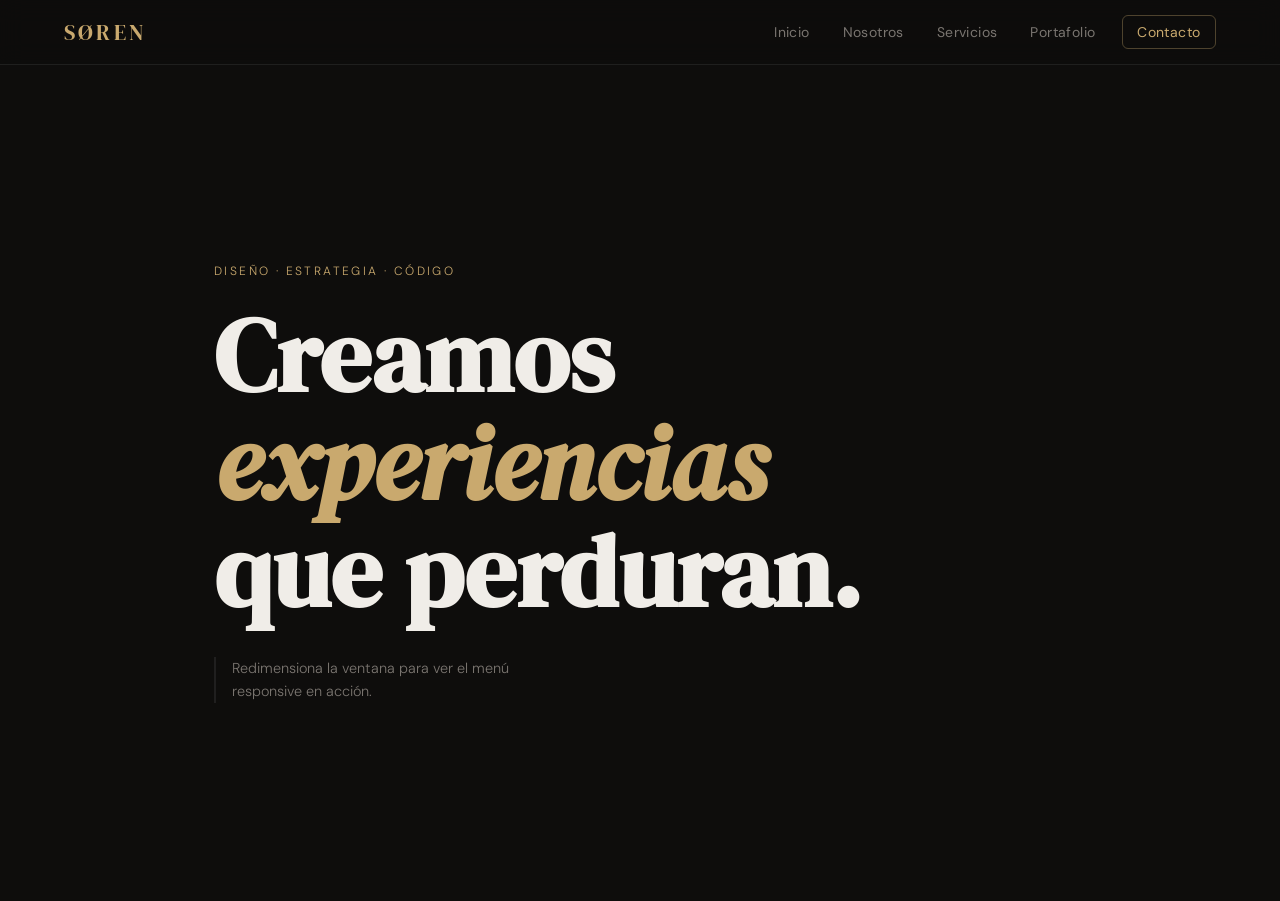
<file: ejemploIA/index.html>
<!DOCTYPE html>
<html lang="es">
<head>
  <meta charset="UTF-8" />
  <meta name="viewport" content="width=device-width, initial-scale=1.0" />
  <title>Menú Responsive</title>
  <link rel="preconnect" href="https://fonts.googleapis.com" />
  <link href="https://fonts.googleapis.com/css2?family=DM+Serif+Display:ital@0;1&family=DM+Sans:wght@300;400;500&display=swap" rel="stylesheet" />
  <link rel="stylesheet" href="styles.css" />
</head>
<body>

  <header class="header">
    <nav class="navbar">
      <a href="#" class="logo">SØREN</a>

      <!-- Botón hamburguesa (solo visible en móvil) -->
      <button class="burger" id="burgerBtn" aria-label="Abrir menú" aria-expanded="false">
        <span class="burger__line"></span>
        <span class="burger__line"></span>
        <span class="burger__line"></span>
      </button>

      <!-- Menú de navegación -->
      <ul class="nav-menu" id="navMenu" role="menu">
        <li><a href="#" class="nav-link">Inicio</a></li>
        <li><a href="#" class="nav-link">Nosotros</a></li>
        <li><a href="#" class="nav-link">Servicios</a></li>
        <li><a href="#" class="nav-link">Portafolio</a></li>
        <li><a href="#" class="nav-link nav-link--cta">Contacto</a></li>
      </ul>
    </nav>

    <!-- Overlay oscuro para cerrar el menú -->
    <div class="overlay" id="overlay"></div>
  </header>

  <!-- Contenido de ejemplo -->
  <main class="hero">
    <p class="hero__label">Diseño · Estrategia · Código</p>
    <h1 class="hero__title">Creamos<br /><em>experiencias</em><br />que perduran.</h1>
    <p class="hero__sub">Redimensiona la ventana para ver el menú responsive en acción.</p>
  </main>

  <script src="script.js"></script>
</body>
</html>
</file>
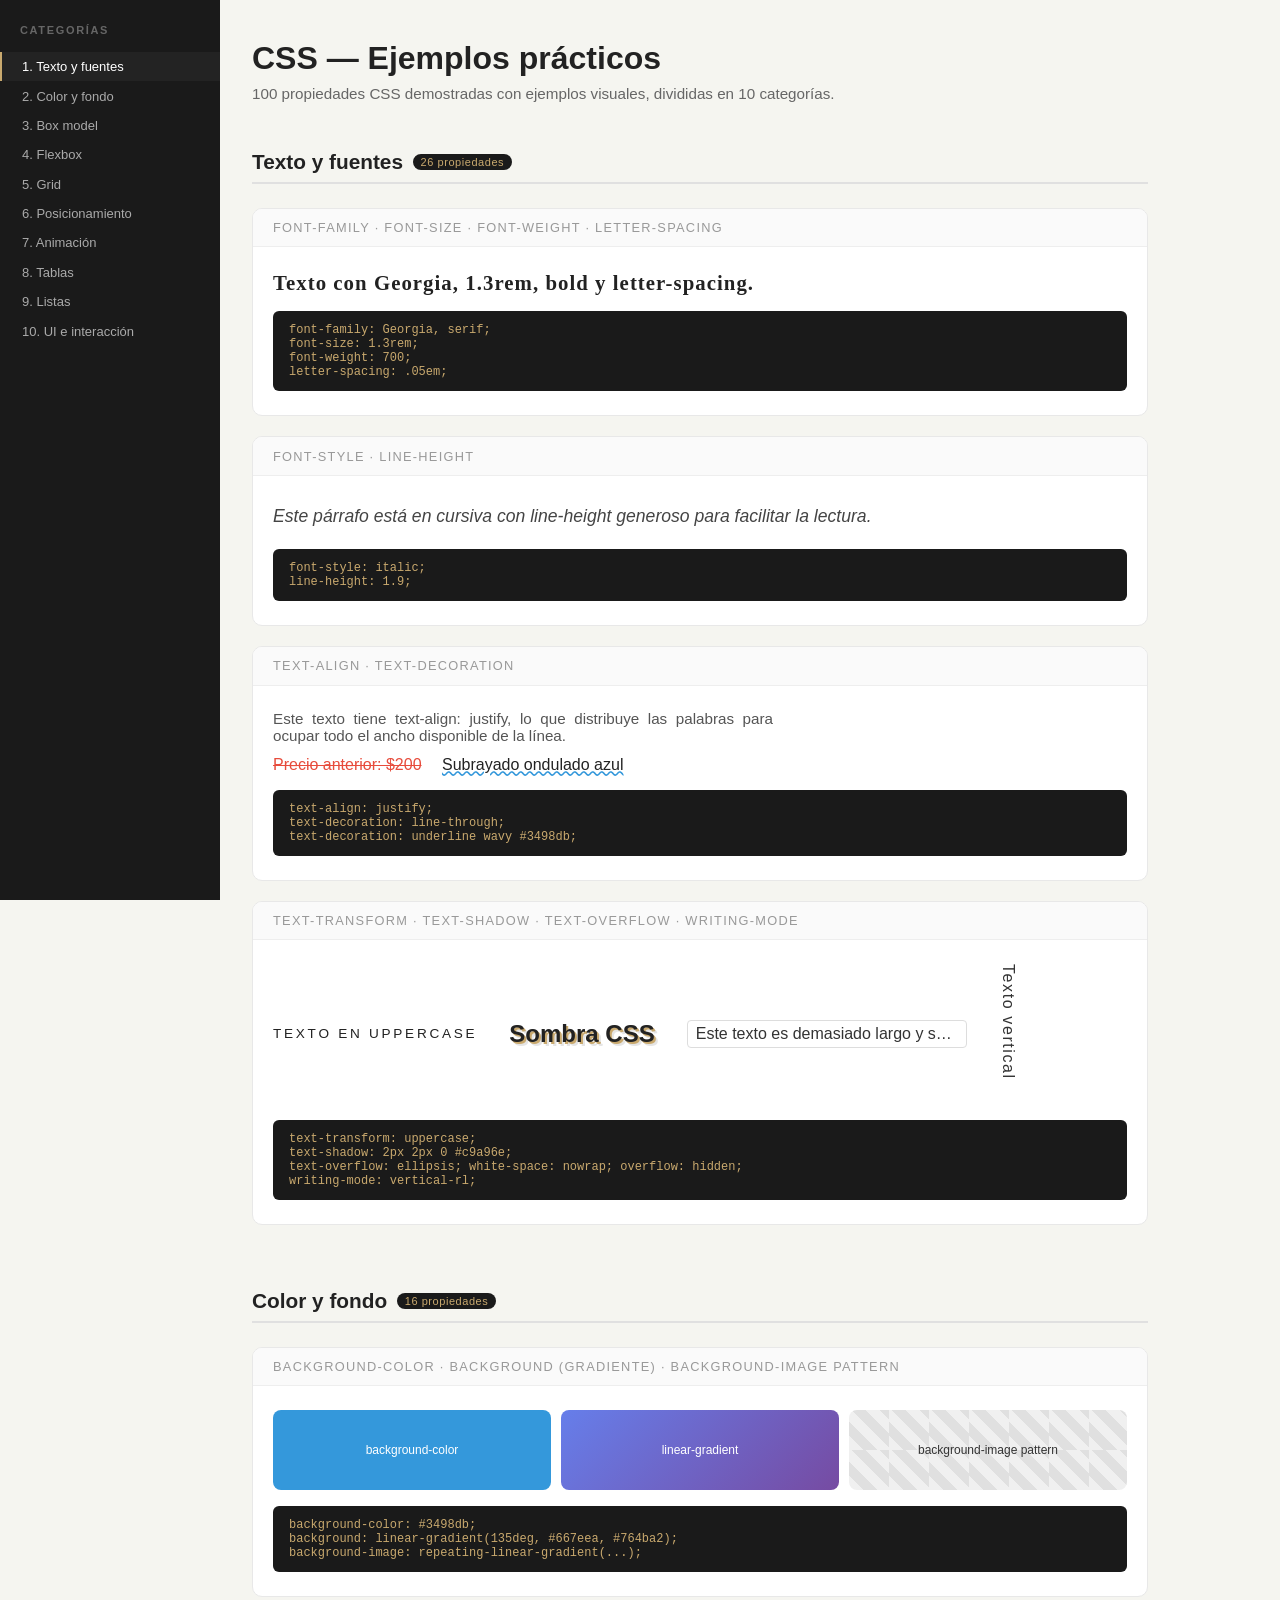
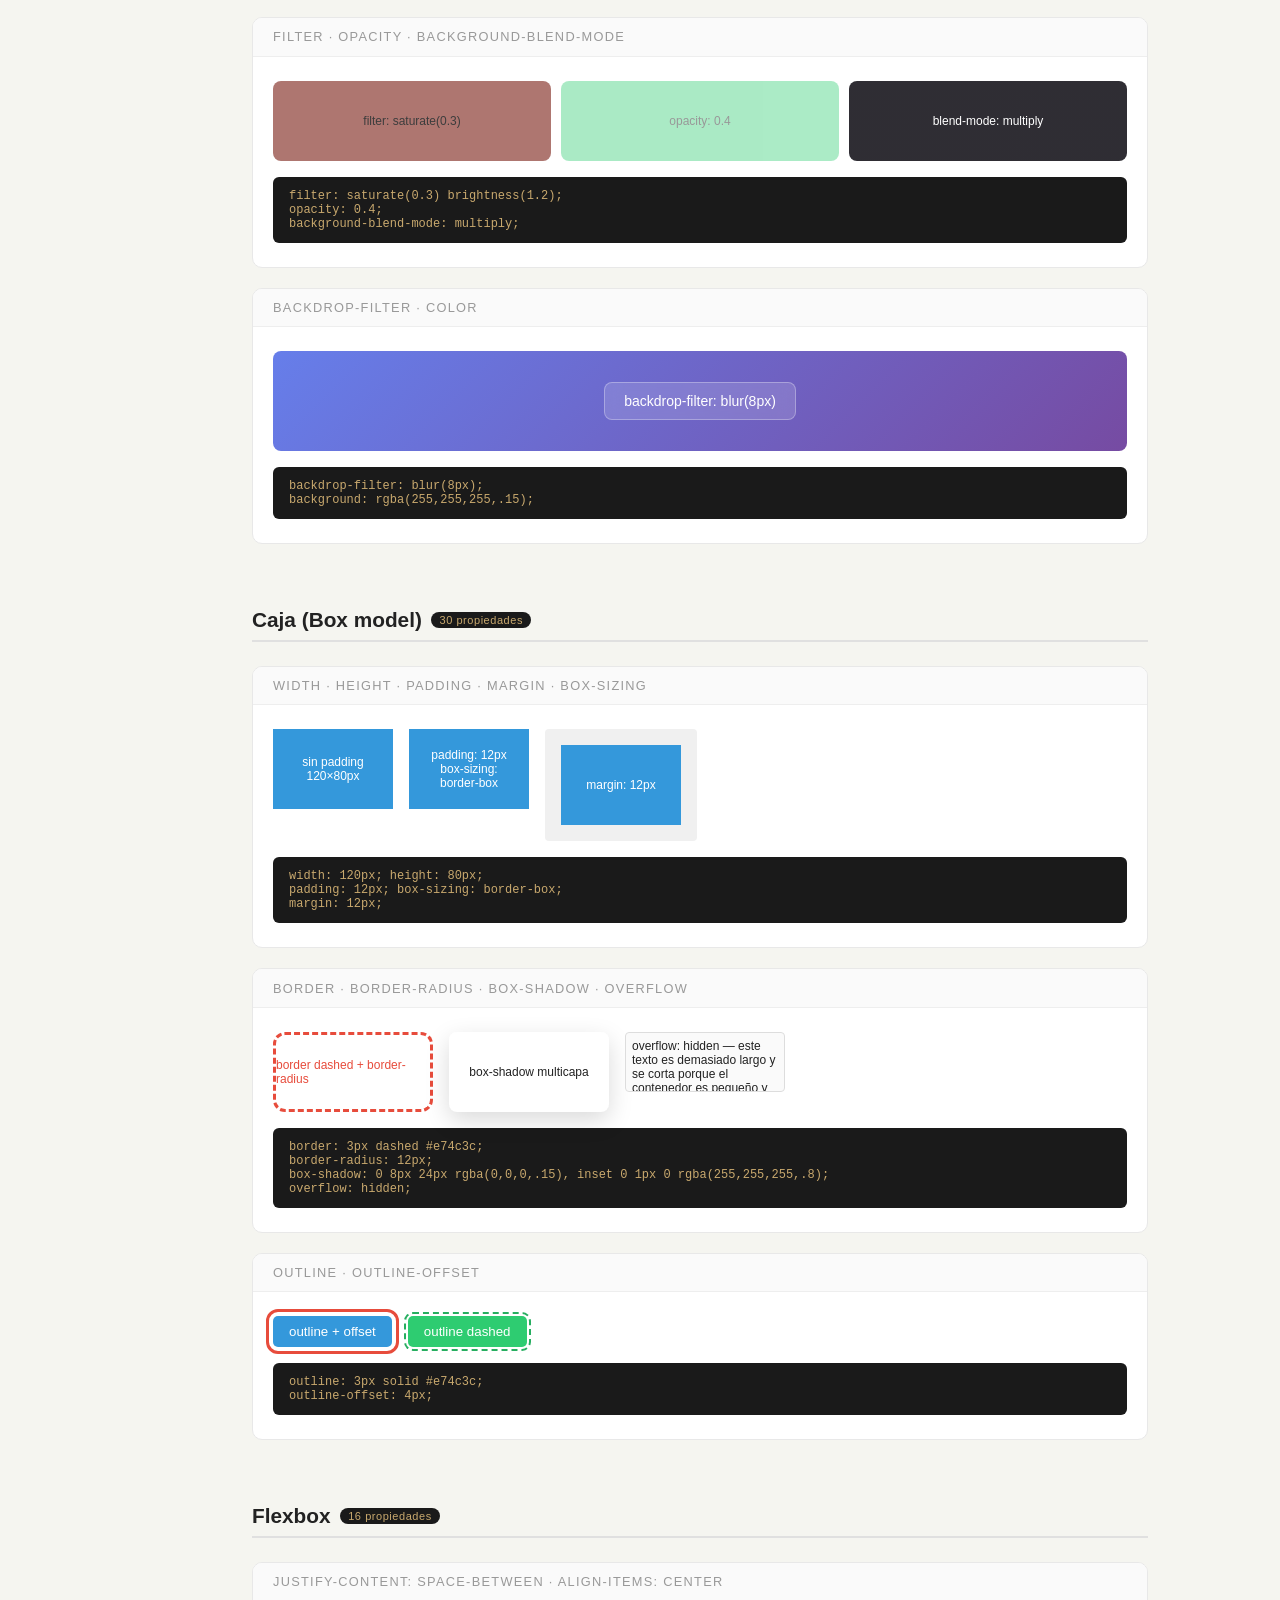
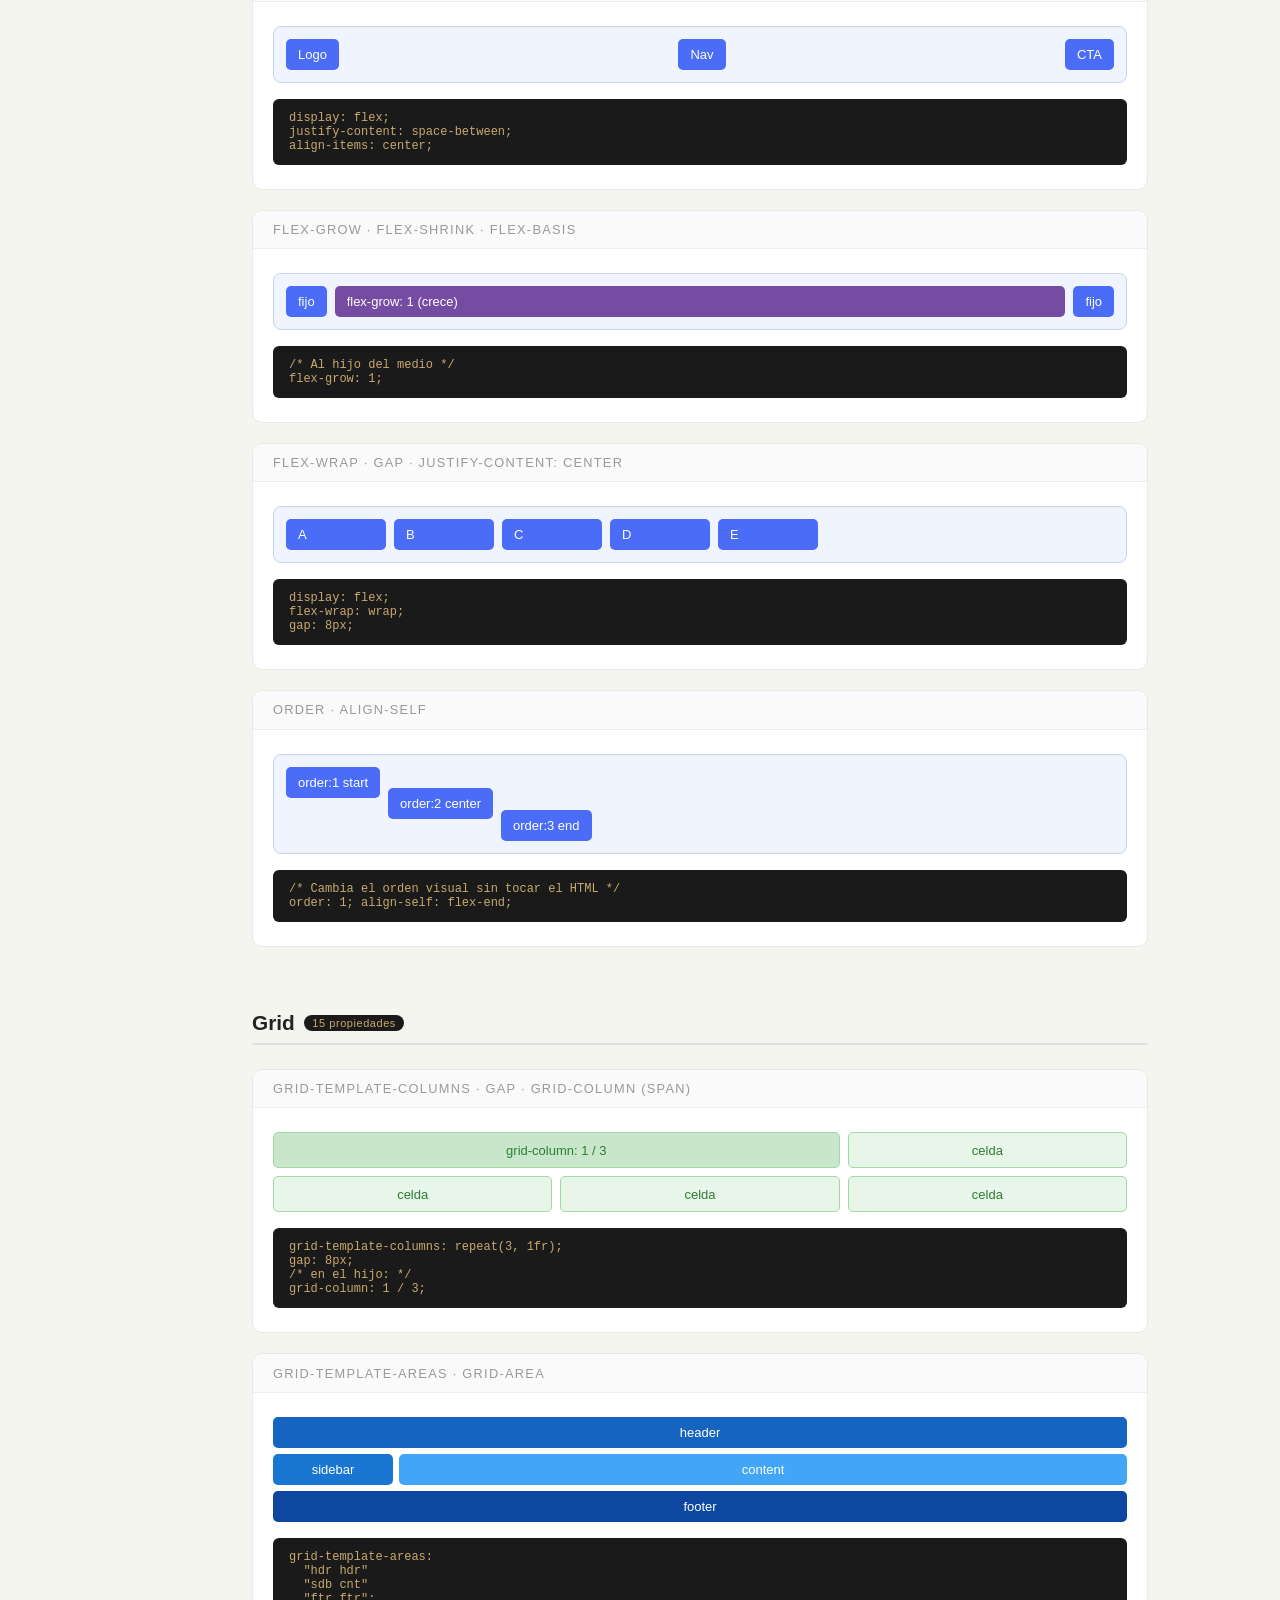
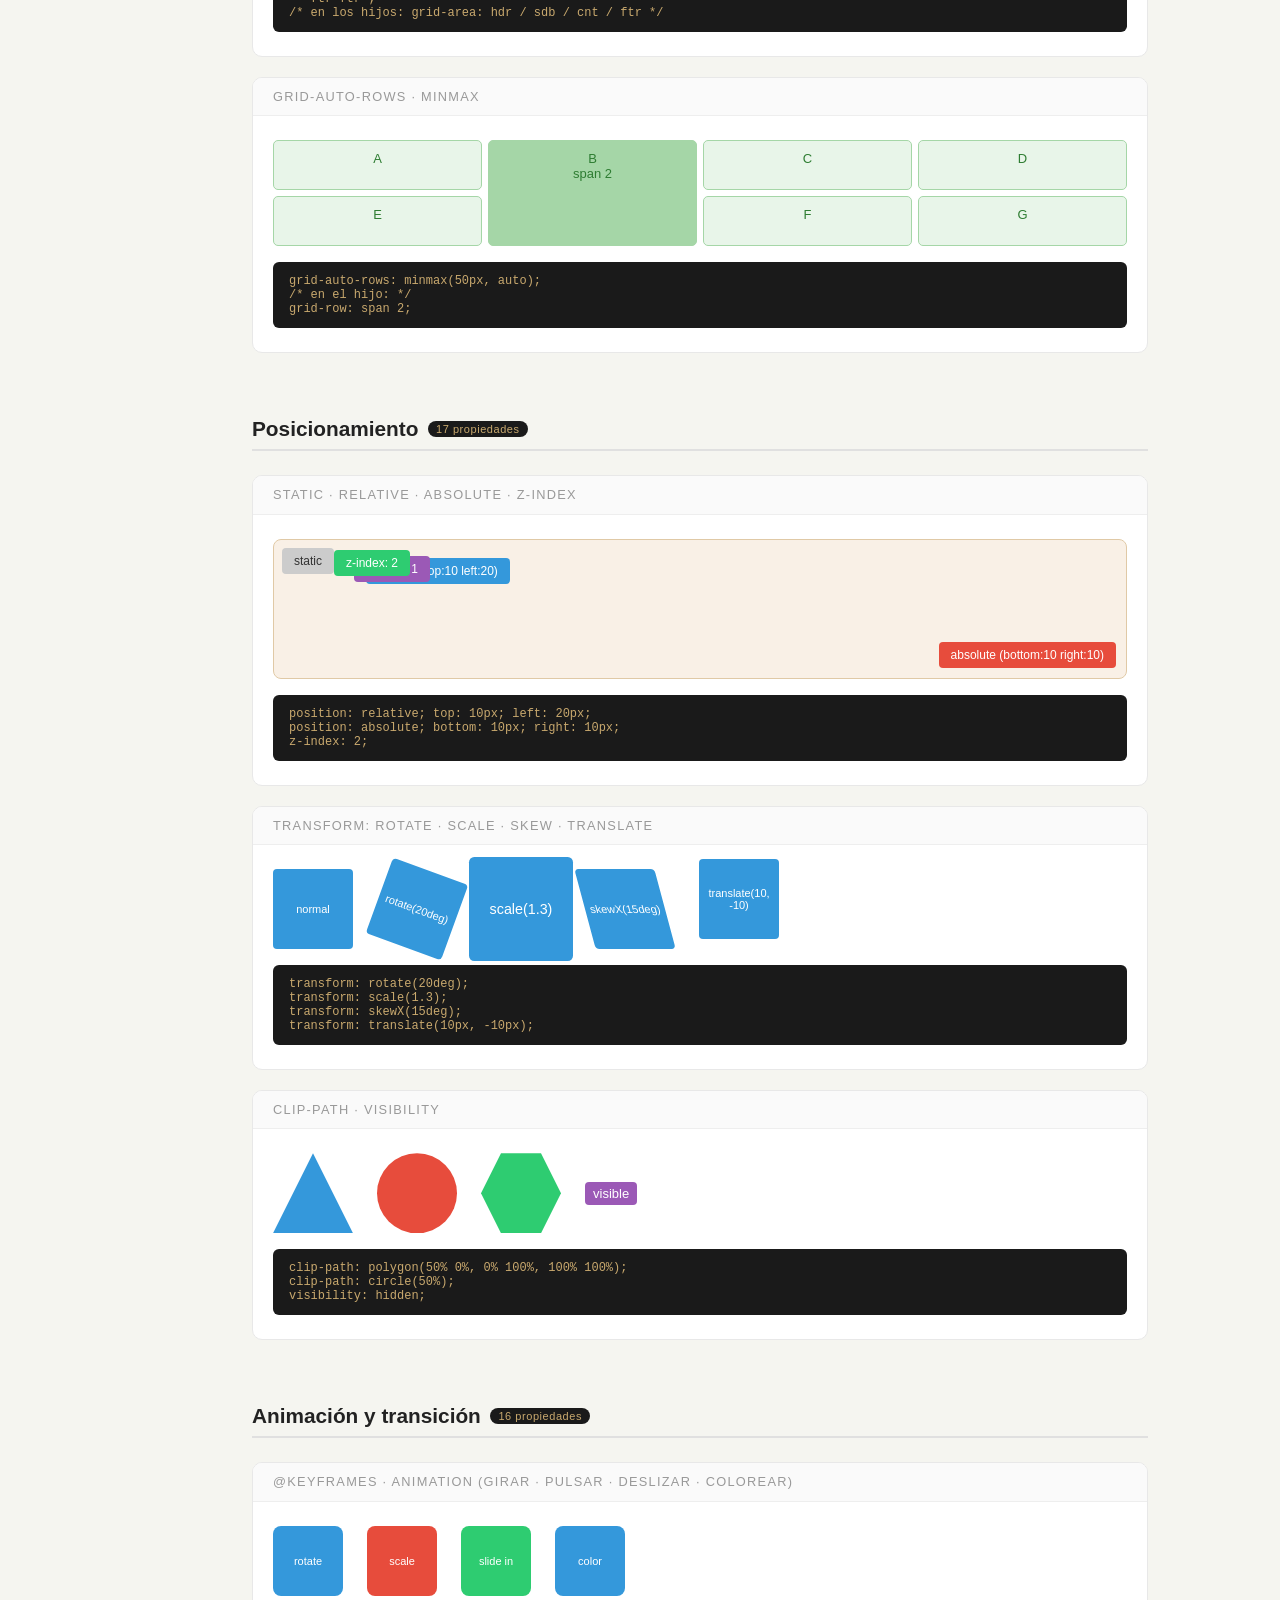
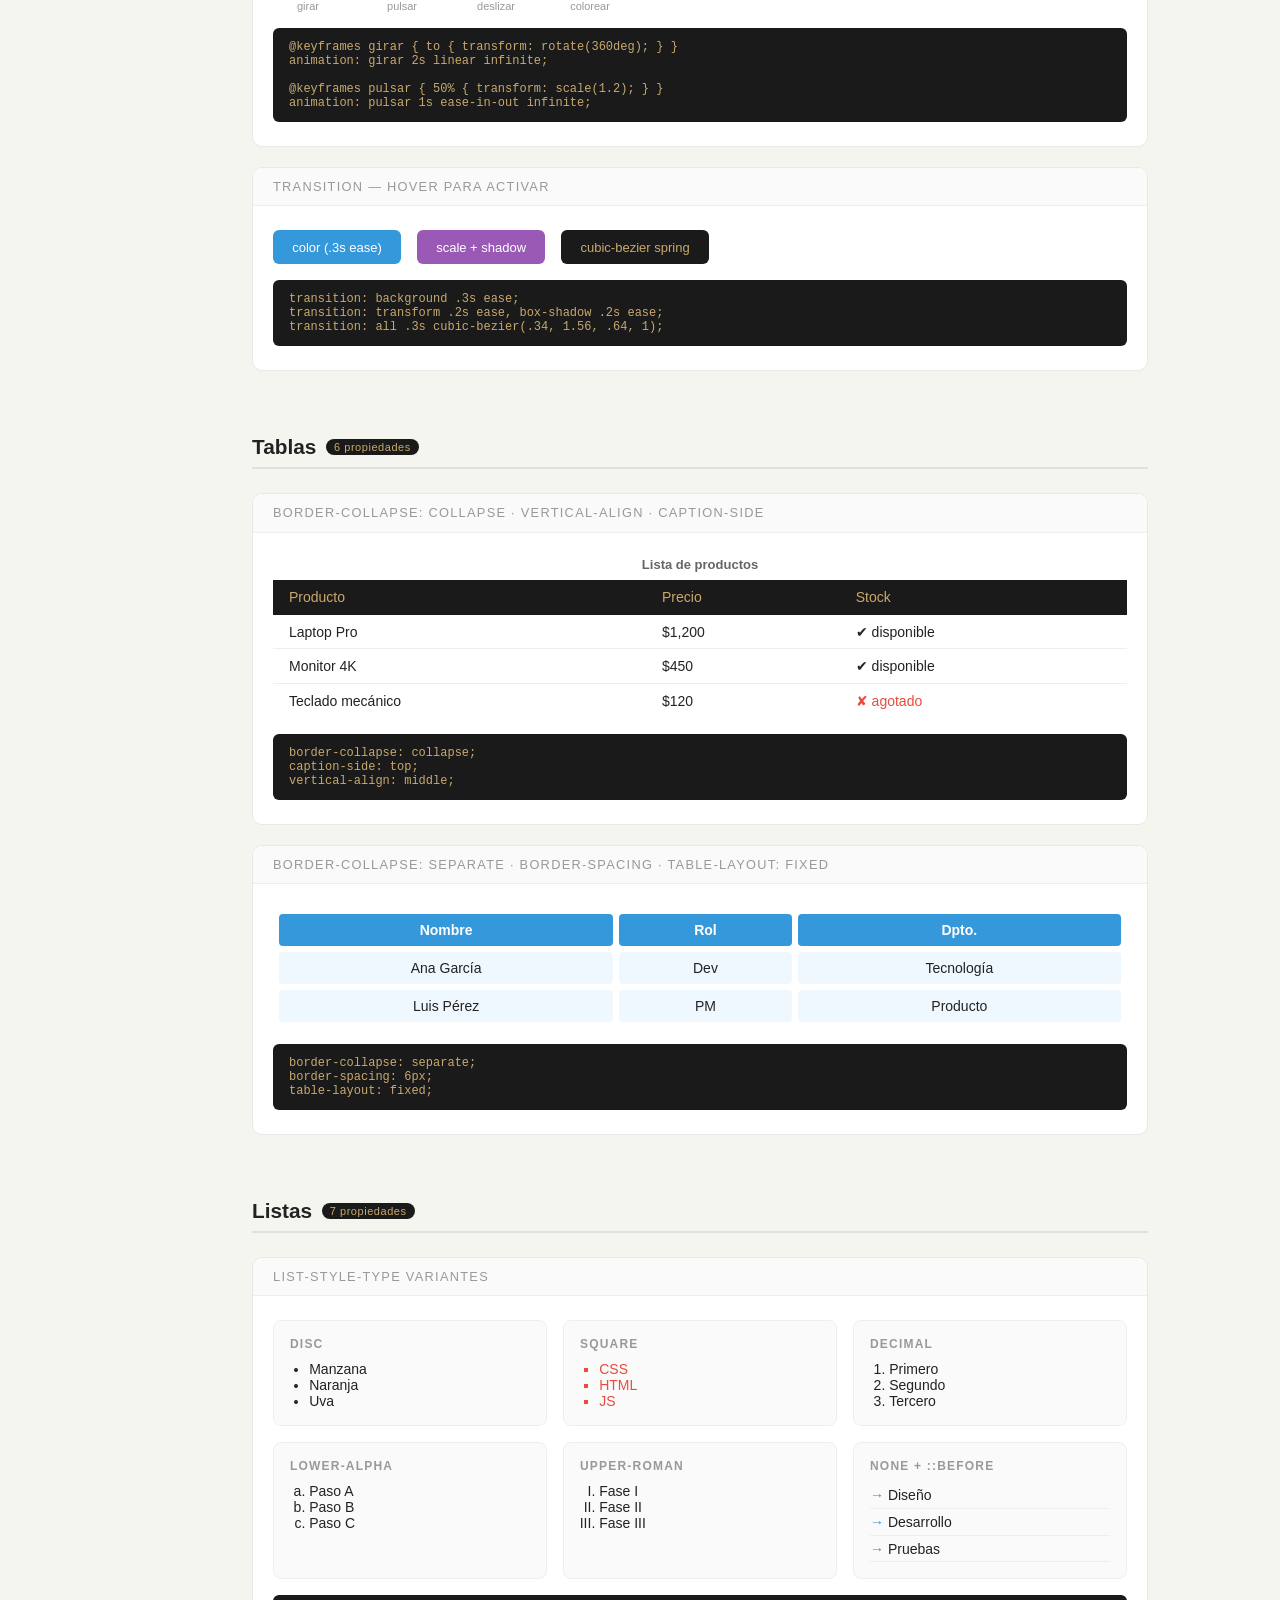
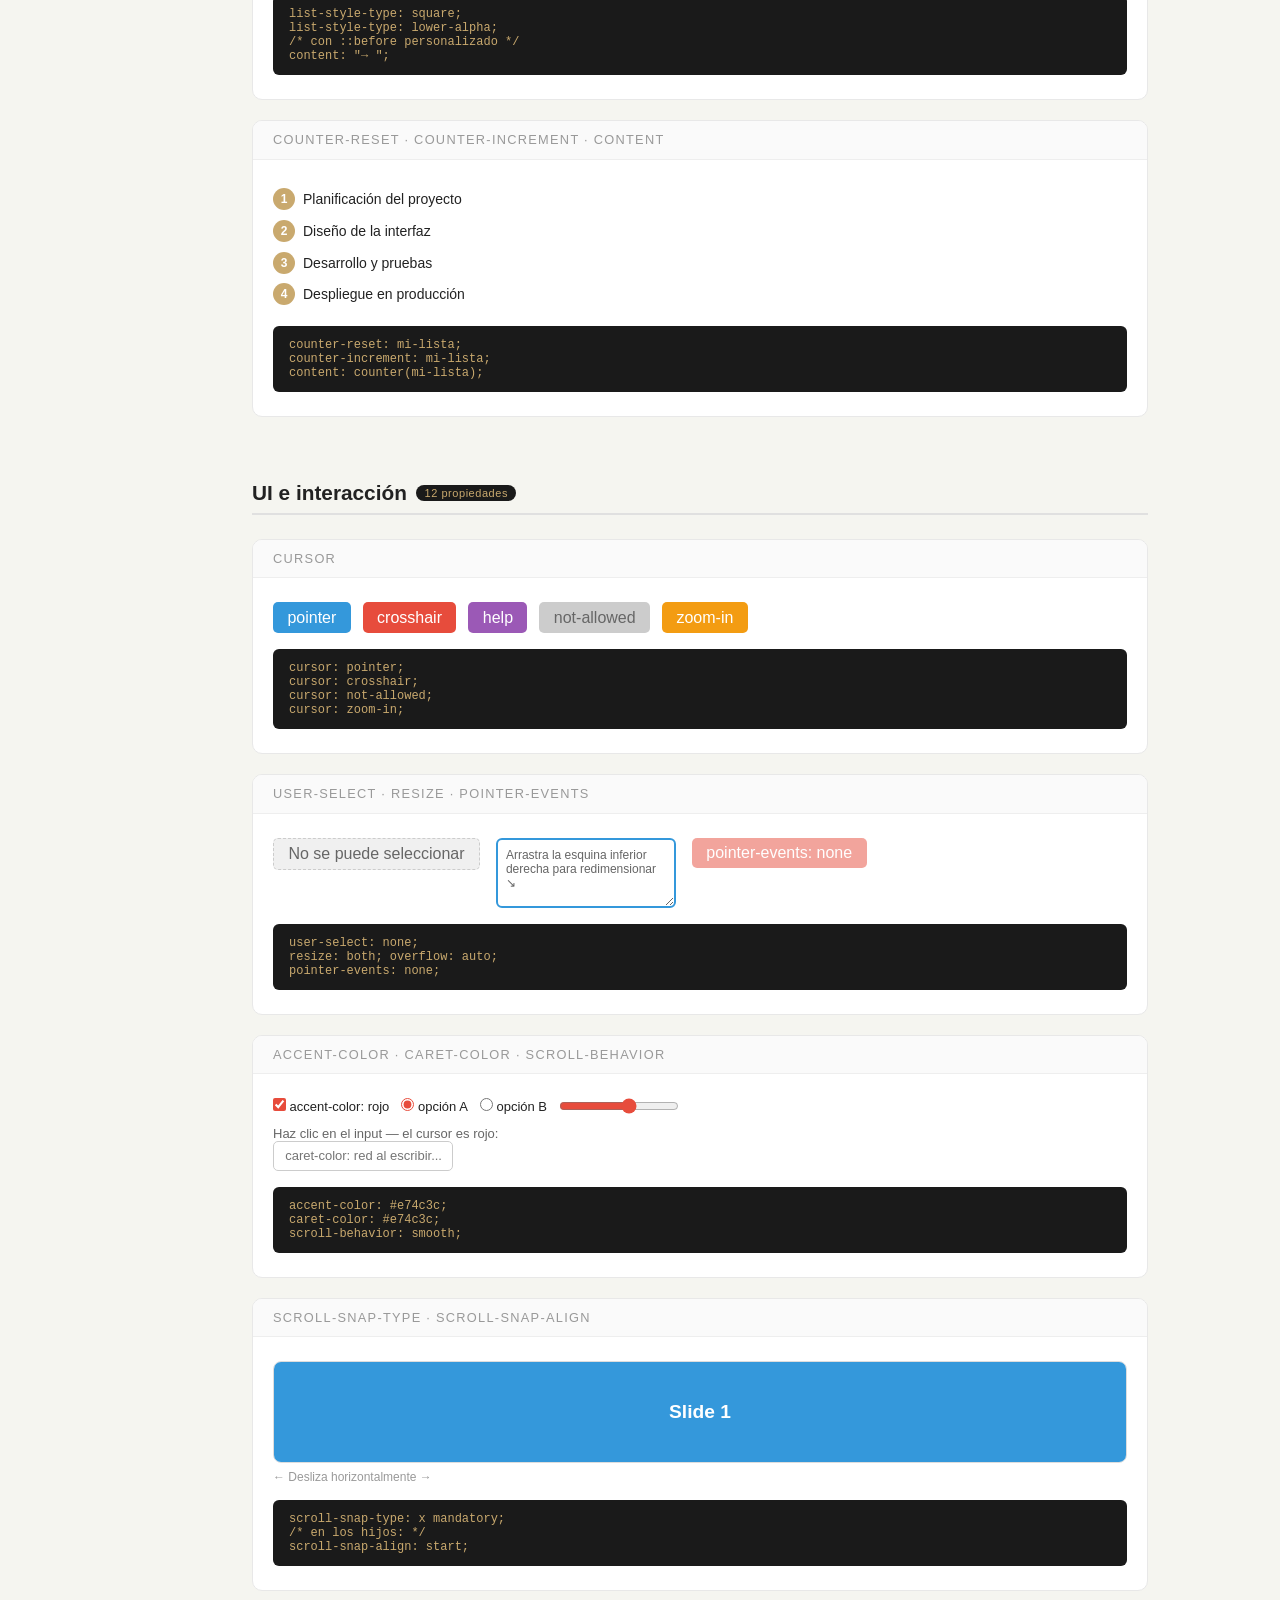
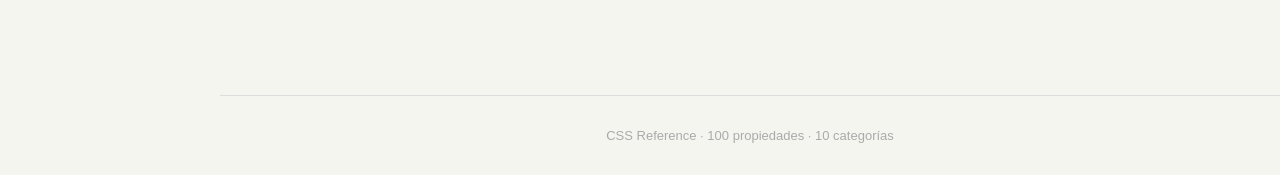
<file: Ejemplos-de-uso-CSS/css_ejemplos.html>
<!DOCTYPE html>
<html lang="es">
<head>
  <meta charset="UTF-8" />
  <meta name="viewport" content="width=device-width, initial-scale=1.0" />
  <title>Ejemplos CSS por categoría</title>
  <style>
    * { margin: 0; padding: 0; box-sizing: border-box; }

    body {
      font-family: 'Segoe UI', sans-serif;
      background: #f5f5f0;
      color: #222;
    }

    /* ── Nav lateral ── */
    .sidebar {
      position: fixed;
      top: 0; left: 0;
      width: 220px;
      height: 100vh;
      background: #1a1a1a;
      overflow-y: auto;
      padding: 1.5rem 0;
      z-index: 100;
    }
    .sidebar h2 {
      font-size: 11px;
      letter-spacing: .15em;
      text-transform: uppercase;
      color: #666;
      padding: 0 1.25rem 1rem;
    }
    .sidebar a {
      display: block;
      padding: .45rem 1.25rem;
      font-size: 13px;
      color: #aaa;
      text-decoration: none;
      border-left: 2px solid transparent;
      transition: all .15s;
    }
    .sidebar a:hover, .sidebar a.active {
      color: #fff;
      border-left-color: #c9a96e;
      background: rgba(255,255,255,.04);
    }

    /* ── Contenido principal ── */
    main {
      margin-left: 220px;
      padding: 2.5rem 2rem;
      max-width: 960px;
    }

    main > h1 {
      font-size: 2rem;
      font-weight: 700;
      margin-bottom: .5rem;
    }
    main > p.intro {
      color: #666;
      margin-bottom: 3rem;
      font-size: .95rem;
    }

    /* ── Secciones ── */
    section {
      margin-bottom: 4rem;
      scroll-margin-top: 2rem;
    }
    section h2 {
      font-size: 1.3rem;
      font-weight: 600;
      border-bottom: 2px solid #e0e0e0;
      padding-bottom: .5rem;
      margin-bottom: 1.5rem;
      display: flex;
      align-items: center;
      gap: .6rem;
    }
    section h2 .badge {
      font-size: 11px;
      background: #1a1a1a;
      color: #c9a96e;
      padding: 2px 8px;
      border-radius: 20px;
      font-weight: 400;
      letter-spacing: .05em;
    }

    /* ── Tarjeta de ejemplo ── */
    .demo-card {
      background: #fff;
      border: 1px solid #e8e8e8;
      border-radius: 10px;
      margin-bottom: 1.25rem;
      overflow: hidden;
    }
    .demo-card h3 {
      font-size: .8rem;
      font-weight: 500;
      letter-spacing: .1em;
      text-transform: uppercase;
      color: #999;
      padding: .7rem 1.25rem;
      background: #fafafa;
      border-bottom: 1px solid #eee;
    }
    .demo-body {
      padding: 1.5rem 1.25rem;
    }
    .code {
      background: #1a1a1a;
      color: #c9a96e;
      font-family: 'Courier New', monospace;
      font-size: 12px;
      padding: .75rem 1rem;
      border-radius: 6px;
      margin-top: 1rem;
      overflow-x: auto;
      white-space: pre;
    }

    /* ════════════════════════════════
       SECCIÓN 1 — TEXTO Y FUENTES
    ════════════════════════════════ */
    .txt-demo-1 { font-family: Georgia, serif; font-size: 1.3rem; font-weight: 700; letter-spacing: .05em; }
    .txt-demo-2 { font-style: italic; font-size: 1.1rem; line-height: 1.9; color: #444; }
    .txt-demo-3 { text-align: justify; font-size: .95rem; color: #555; max-width: 500px; }
    .txt-demo-4 { text-decoration: line-through; color: #e74c3c; margin-right: 1rem; }
    .txt-demo-5 { text-decoration: underline wavy #3498db; }
    .txt-demo-6 { text-transform: uppercase; letter-spacing: .2em; font-size: .85rem; }
    .txt-demo-7 { text-shadow: 2px 2px 0 #c9a96e, 4px 4px 0 rgba(0,0,0,.1); font-size: 1.5rem; font-weight: 700; }
    .txt-demo-8 { white-space: nowrap; overflow: hidden; text-overflow: ellipsis; max-width: 280px; color: #333; border: 1px solid #ddd; padding: 4px 8px; border-radius: 4px; }
    .txt-demo-9 { writing-mode: vertical-rl; text-orientation: mixed; font-size: 1rem; height: 140px; letter-spacing: .1em; color: #333; }

    /* ════════════════════════════════
       SECCIÓN 2 — COLOR Y FONDO
    ════════════════════════════════ */
    .bg-grid { display: grid; grid-template-columns: repeat(3, 1fr); gap: 10px; }
    .bg-box { height: 80px; border-radius: 8px; display: flex; align-items: center; justify-content: center; font-size: 12px; font-weight: 500; }
    .bg-solid { background-color: #3498db; color: #fff; }
    .bg-gradient { background: linear-gradient(135deg, #667eea, #764ba2); color: #fff; }
    .bg-img {
      background-image: repeating-linear-gradient(45deg, #f0f0f0 0px, #f0f0f0 10px, #e0e0e0 10px, #e0e0e0 20px);
      background-size: 40px 40px;
      color: #333;
    }
    .bg-filter { background-color: #e74c3c; filter: saturate(0.3) brightness(1.2); color: #333; }
    .bg-opacity { background-color: #2ecc71; opacity: 0.4; color: #000; }
    .bg-blend { background-color: #3498db; background-image: linear-gradient(#e74c3c, #e74c3c); background-blend-mode: multiply; color: #fff; }

    /* ════════════════════════════════
       SECCIÓN 3 — BOX MODEL
    ════════════════════════════════ */
    .box-demo { display: flex; gap: 1rem; flex-wrap: wrap; align-items: flex-start; }
    .box-a { width: 120px; height: 80px; background: #3498db; color: #fff; font-size: 12px; display: flex; align-items: center; justify-content: center; text-align: center; }
    .box-b { width: 120px; height: 80px; background: #3498db; color: #fff; font-size: 12px; padding: 12px; box-sizing: border-box; display: flex; align-items: center; justify-content: center; text-align: center; }
    .box-c { width: 120px; height: 80px; background: #3498db; color: #fff; font-size: 12px; margin: 12px; display: flex; align-items: center; justify-content: center; }
    .box-border { width: 160px; height: 80px; background: #fff; border: 3px dashed #e74c3c; border-radius: 12px; font-size: 12px; display: flex; align-items: center; justify-content: center; color: #e74c3c; }
    .box-shadow-demo { width: 160px; height: 80px; background: #fff; box-shadow: 0 8px 24px rgba(0,0,0,.15), inset 0 1px 0 rgba(255,255,255,.8); font-size: 12px; display: flex; align-items: center; justify-content: center; border-radius: 8px; }
    .box-overflow { width: 160px; height: 60px; background: #fafafa; border: 1px solid #ddd; overflow: hidden; font-size: 12px; padding: 6px; border-radius: 4px; }

    /* ════════════════════════════════
       SECCIÓN 4 — FLEXBOX
    ════════════════════════════════ */
    .flex-container {
      display: flex;
      background: #f0f4ff;
      border: 1px solid #c5d3f0;
      border-radius: 8px;
      padding: .75rem;
      gap: 8px;
      margin-bottom: .75rem;
    }
    .flex-item {
      background: #4a6cf7;
      color: #fff;
      padding: .5rem .75rem;
      border-radius: 5px;
      font-size: 13px;
      font-weight: 500;
    }
    .flex-grow-demo .flex-item:nth-child(2) { flex-grow: 1; background: #764ba2; }
    .flex-wrap-demo { flex-wrap: wrap; }
    .flex-wrap-demo .flex-item { flex: 0 0 100px; }
    .flex-center { justify-content: center; align-items: center; height: 80px; }
    .flex-between { justify-content: space-between; align-items: center; }

    /* ════════════════════════════════
       SECCIÓN 5 — GRID
    ════════════════════════════════ */
    .grid-base {
      display: grid;
      grid-template-columns: repeat(3, 1fr);
      gap: 8px;
      margin-bottom: .75rem;
    }
    .grid-cell {
      background: #e8f5e9;
      border: 1px solid #a5d6a7;
      color: #2e7d32;
      padding: .6rem;
      border-radius: 5px;
      font-size: 13px;
      text-align: center;
      font-weight: 500;
    }
    .grid-span { grid-column: 1 / 3; background: #c8e6c9; }
    .grid-areas-demo {
      display: grid;
      grid-template-areas: "hdr hdr" "sdb cnt" "ftr ftr";
      grid-template-columns: 120px 1fr;
      gap: 6px;
      margin-bottom: .75rem;
    }
    .g-hdr { grid-area: hdr; background: #1565c0; color: #fff; padding: .5rem; border-radius: 5px; text-align: center; font-size: 13px; }
    .g-sdb { grid-area: sdb; background: #1976d2; color: #fff; padding: .5rem; border-radius: 5px; text-align: center; font-size: 13px; }
    .g-cnt { grid-area: cnt; background: #42a5f5; color: #fff; padding: .5rem; border-radius: 5px; text-align: center; font-size: 13px; }
    .g-ftr { grid-area: ftr; background: #0d47a1; color: #fff; padding: .5rem; border-radius: 5px; text-align: center; font-size: 13px; }

    /* ════════════════════════════════
       SECCIÓN 6 — POSICIONAMIENTO
    ════════════════════════════════ */
    .pos-container {
      position: relative;
      height: 140px;
      background: #f9f0e6;
      border: 1px solid #e0c9a6;
      border-radius: 8px;
      margin-bottom: .75rem;
    }
    .pos-static  { position: static;   background: #ccc; color: #333; padding: 6px 12px; border-radius: 4px; font-size: 12px; display: inline-block; margin: 8px; }
    .pos-rel     { position: relative; top: 10px; left: 20px; background: #3498db; color: #fff; padding: 6px 12px; border-radius: 4px; font-size: 12px; display: inline-block; }
    .pos-abs     { position: absolute; bottom: 10px; right: 10px; background: #e74c3c; color: #fff; padding: 6px 12px; border-radius: 4px; font-size: 12px; }
    .pos-z       { position: absolute; top: 10px; left: 60px; background: #2ecc71; color: #fff; padding: 6px 12px; border-radius: 4px; font-size: 12px; z-index: 2; }
    .pos-z2      { position: absolute; top: 16px; left: 80px; background: #9b59b6; color: #fff; padding: 6px 12px; border-radius: 4px; font-size: 12px; z-index: 1; }
    .transform-demo {
      display: flex; gap: 1.5rem; flex-wrap: wrap; align-items: center;
    }
    .tr-box { width: 80px; height: 80px; background: #3498db; color: #fff; font-size: 11px; display: flex; align-items: center; justify-content: center; border-radius: 4px; text-align: center; }
    .tr-rotate  { transform: rotate(20deg); }
    .tr-scale   { transform: scale(1.3); }
    .tr-skew    { transform: skewX(15deg); }
    .tr-translate { transform: translate(10px, -10px); }

    /* ════════════════════════════════
       SECCIÓN 7 — ANIMACIÓN
    ════════════════════════════════ */
    @keyframes girar    { to { transform: rotate(360deg); } }
    @keyframes pulsar   { 0%, 100% { transform: scale(1); } 50% { transform: scale(1.2); } }
    @keyframes deslizar { from { transform: translateX(-30px); opacity: 0; } to { transform: translateX(0); opacity: 1; } }
    @keyframes colorear { 0% { background: #3498db; } 50% { background: #e74c3c; } 100% { background: #2ecc71; } }

    .anim-grid { display: flex; gap: 1.5rem; flex-wrap: wrap; align-items: center; }
    .anim-box { width: 70px; height: 70px; border-radius: 8px; display: flex; align-items: center; justify-content: center; font-size: 11px; color: #fff; text-align: center; font-weight: 500; }
    .anim-girar   { background: #3498db; animation: girar 2s linear infinite; }
    .anim-pulsar  { background: #e74c3c; animation: pulsar 1s ease-in-out infinite; }
    .anim-deslizar{ background: #2ecc71; animation: deslizar .8s ease forwards; }
    .anim-colorear{ background: #3498db; animation: colorear 3s ease-in-out infinite; }

    .trans-demo { display: flex; gap: 1rem; flex-wrap: wrap; }
    .trans-btn {
      padding: .6rem 1.2rem;
      border: none;
      border-radius: 6px;
      cursor: pointer;
      font-size: 13px;
      font-weight: 500;
    }
    .trans-bg   { background: #3498db; color: #fff; transition: background .3s ease; }
    .trans-bg:hover { background: #e74c3c; }
    .trans-size { background: #9b59b6; color: #fff; transition: transform .2s ease, box-shadow .2s ease; }
    .trans-size:hover { transform: scale(1.08); box-shadow: 0 6px 20px rgba(155,89,182,.4); }
    .trans-all  { background: #1a1a1a; color: #c9a96e; transition: all .3s cubic-bezier(.34,1.56,.64,1); }
    .trans-all:hover { background: #c9a96e; color: #1a1a1a; transform: translateY(-3px); }

    /* ════════════════════════════════
       SECCIÓN 8 — TABLAS
    ════════════════════════════════ */
    .tabla-demo {
      width: 100%;
      border-collapse: collapse;
      font-size: 14px;
      margin-bottom: 1rem;
    }
    .tabla-demo caption { caption-side: top; font-size: 13px; font-weight: 600; color: #666; margin-bottom: .5rem; }
    .tabla-demo th { background: #1a1a1a; color: #c9a96e; padding: .6rem 1rem; text-align: left; font-weight: 500; }
    .tabla-demo td { padding: .55rem 1rem; border-bottom: 1px solid #eee; vertical-align: middle; }
    .tabla-demo tr:hover td { background: #f9f9f6; }
    .tabla-demo tr:last-child td { border-bottom: none; }

    .tabla-separated {
      width: 100%;
      border-collapse: separate;
      border-spacing: 6px;
      font-size: 14px;
    }
    .tabla-separated th { background: #3498db; color: #fff; padding: .5rem .75rem; border-radius: 4px; }
    .tabla-separated td { background: #f0f8ff; padding: .5rem .75rem; border-radius: 4px; text-align: center; }

    /* ════════════════════════════════
       SECCIÓN 9 — LISTAS
    ════════════════════════════════ */
    .listas-grid { display: grid; grid-template-columns: repeat(3, 1fr); gap: 1rem; }
    .lista-box { background: #fafafa; border: 1px solid #eee; border-radius: 8px; padding: 1rem; }
    .lista-box h4 { font-size: 12px; color: #999; text-transform: uppercase; letter-spacing: .1em; margin-bottom: .6rem; }
    .lst-disc    { list-style-type: disc; padding-left: 1.2rem; font-size: 14px; }
    .lst-circle  { list-style-type: circle; padding-left: 1.2rem; font-size: 14px; }
    .lst-square  { list-style-type: square; padding-left: 1.2rem; font-size: 14px; color: #e74c3c; }
    .lst-decimal { list-style-type: decimal; padding-left: 1.2rem; font-size: 14px; }
    .lst-alpha   { list-style-type: lower-alpha; padding-left: 1.2rem; font-size: 14px; }
    .lst-roman   { list-style-type: upper-roman; padding-left: 1.2rem; font-size: 14px; }
    .lst-none    { list-style: none; padding: 0; font-size: 14px; }
    .lst-none li { padding: .3rem 0; border-bottom: 1px solid #eee; }
    .lst-none li::before { content: "→ "; color: #3498db; font-weight: 700; }

    .lst-counter { list-style: none; padding: 0; counter-reset: mi-lista; font-size: 14px; }
    .lst-counter li { counter-increment: mi-lista; padding: .3rem 0; display: flex; align-items: center; gap: .5rem; }
    .lst-counter li::before {
      content: counter(mi-lista);
      background: #c9a96e;
      color: #fff;
      width: 22px; height: 22px;
      border-radius: 50%;
      font-size: 12px;
      font-weight: 700;
      display: flex; align-items: center; justify-content: center;
      flex-shrink: 0;
    }

    /* ════════════════════════════════
       SECCIÓN 10 — UI E INTERACCIÓN
    ════════════════════════════════ */
    .ui-grid { display: flex; flex-wrap: wrap; gap: 1rem; align-items: flex-start; }
    .ui-card { background: #fafafa; border: 1px solid #eee; border-radius: 8px; padding: 1rem; font-size: 13px; }
    .cursor-hand { cursor: pointer; background: #3498db; color: #fff; padding: .4rem .9rem; border-radius: 5px; display: inline-block; }
    .cursor-cross { cursor: crosshair; background: #e74c3c; color: #fff; padding: .4rem .9rem; border-radius: 5px; display: inline-block; }
    .cursor-help { cursor: help; background: #9b59b6; color: #fff; padding: .4rem .9rem; border-radius: 5px; display: inline-block; }
    .no-select { user-select: none; background: #f0f0f0; padding: .4rem .9rem; border-radius: 5px; color: #666; display: inline-block; border: 1px dashed #ccc; }
    .resize-box { resize: both; overflow: auto; width: 180px; height: 70px; border: 2px solid #3498db; border-radius: 6px; padding: .5rem; font-size: 12px; color: #666; }
    .accent-input { accent-color: #e74c3c; display: flex; gap: .75rem; align-items: center; flex-wrap: wrap; }
    .caret-input { caret-color: #e74c3c; border: 1px solid #ccc; padding: .4rem .7rem; border-radius: 5px; outline: none; font-size: 13px; width: 180px; }
    .caret-input:focus { border-color: #3498db; }

    /* ── Footer ── */
    footer {
      margin-left: 220px;
      padding: 2rem;
      text-align: center;
      font-size: 13px;
      color: #aaa;
      border-top: 1px solid #ddd;
    }

    /* ── Scroll suave y highlight ── */
    html { scroll-behavior: smooth; }

    @media (max-width: 700px) {
      .sidebar { display: none; }
      main, footer { margin-left: 0; }
      .listas-grid, .bg-grid { grid-template-columns: 1fr 1fr; }
    }
  </style>
</head>
<body>

<!-- ── Navegación lateral ── -->
<nav class="sidebar">
  <h2>Categorías</h2>
  <a href="#texto">1. Texto y fuentes</a>
  <a href="#color">2. Color y fondo</a>
  <a href="#boxmodel">3. Box model</a>
  <a href="#flexbox">4. Flexbox</a>
  <a href="#grid">5. Grid</a>
  <a href="#posicion">6. Posicionamiento</a>
  <a href="#animacion">7. Animación</a>
  <a href="#tablas">8. Tablas</a>
  <a href="#listas">9. Listas</a>
  <a href="#ui">10. UI e interacción</a>
</nav>

<main>
  <h1>CSS — Ejemplos prácticos</h1>
  <p class="intro">100 propiedades CSS demostradas con ejemplos visuales, divididas en 10 categorías.</p>


  <!-- ════════════ 1. TEXTO ════════════ -->
  <section id="texto">
    <h2>Texto y fuentes <span class="badge">26 propiedades</span></h2>

    <div class="demo-card">
      <h3>font-family · font-size · font-weight · letter-spacing</h3>
      <div class="demo-body">
        <p class="txt-demo-1">Texto con Georgia, 1.3rem, bold y letter-spacing.</p>
        <div class="code">font-family: Georgia, serif;
font-size: 1.3rem;
font-weight: 700;
letter-spacing: .05em;</div>
      </div>
    </div>

    <div class="demo-card">
      <h3>font-style · line-height</h3>
      <div class="demo-body">
        <p class="txt-demo-2">Este párrafo está en cursiva con line-height generoso para facilitar la lectura.</p>
        <div class="code">font-style: italic;
line-height: 1.9;</div>
      </div>
    </div>

    <div class="demo-card">
      <h3>text-align · text-decoration</h3>
      <div class="demo-body">
        <p class="txt-demo-3">Este texto tiene text-align: justify, lo que distribuye las palabras para ocupar todo el ancho disponible de la línea.</p>
        <p style="margin-top:.75rem">
          <span class="txt-demo-4">Precio anterior: $200</span>
          <span class="txt-demo-5">Subrayado ondulado azul</span>
        </p>
        <div class="code">text-align: justify;
text-decoration: line-through;
text-decoration: underline wavy #3498db;</div>
      </div>
    </div>

    <div class="demo-card">
      <h3>text-transform · text-shadow · text-overflow · writing-mode</h3>
      <div class="demo-body">
        <div style="display:flex; gap:2rem; align-items:center; flex-wrap:wrap;">
          <p class="txt-demo-6">texto en uppercase</p>
          <p class="txt-demo-7">Sombra CSS</p>
          <p class="txt-demo-8">Este texto es demasiado largo y se corta con puntos suspensivos</p>
          <p class="txt-demo-9">Texto vertical</p>
        </div>
        <div class="code">text-transform: uppercase;
text-shadow: 2px 2px 0 #c9a96e;
text-overflow: ellipsis; white-space: nowrap; overflow: hidden;
writing-mode: vertical-rl;</div>
      </div>
    </div>
  </section>


  <!-- ════════════ 2. COLOR Y FONDO ════════════ -->
  <section id="color">
    <h2>Color y fondo <span class="badge">16 propiedades</span></h2>

    <div class="demo-card">
      <h3>background-color · background (gradiente) · background-image pattern</h3>
      <div class="demo-body">
        <div class="bg-grid">
          <div class="bg-box bg-solid">background-color</div>
          <div class="bg-box bg-gradient">linear-gradient</div>
          <div class="bg-box bg-img">background-image pattern</div>
        </div>
        <div class="code">background-color: #3498db;
background: linear-gradient(135deg, #667eea, #764ba2);
background-image: repeating-linear-gradient(...);</div>
      </div>
    </div>

    <div class="demo-card">
      <h3>filter · opacity · background-blend-mode</h3>
      <div class="demo-body">
        <div class="bg-grid">
          <div class="bg-box bg-filter">filter: saturate(0.3)</div>
          <div class="bg-box bg-opacity">opacity: 0.4</div>
          <div class="bg-box bg-blend">blend-mode: multiply</div>
        </div>
        <div class="code">filter: saturate(0.3) brightness(1.2);
opacity: 0.4;
background-blend-mode: multiply;</div>
      </div>
    </div>

    <div class="demo-card">
      <h3>backdrop-filter · color</h3>
      <div class="demo-body">
        <div style="background: linear-gradient(135deg,#667eea,#764ba2); padding: 1.5rem; border-radius:8px; position:relative; height:100px; display:flex; align-items:center; justify-content:center;">
          <div style="backdrop-filter: blur(8px); background: rgba(255,255,255,.15); padding: .6rem 1.2rem; border-radius:8px; color:#fff; font-weight:500; font-size:14px; border:1px solid rgba(255,255,255,.3);">
            backdrop-filter: blur(8px)
          </div>
        </div>
        <div class="code">backdrop-filter: blur(8px);
background: rgba(255,255,255,.15);</div>
      </div>
    </div>
  </section>


  <!-- ════════════ 3. BOX MODEL ════════════ -->
  <section id="boxmodel">
    <h2>Caja (Box model) <span class="badge">30 propiedades</span></h2>

    <div class="demo-card">
      <h3>width · height · padding · margin · box-sizing</h3>
      <div class="demo-body">
        <div class="box-demo">
          <div class="box-a">sin padding<br>120×80px</div>
          <div class="box-b">padding: 12px<br>box-sizing:<br>border-box</div>
          <div style="background:#f0f0f0; padding:4px; display:inline-block; border-radius:4px;">
            <div class="box-c">margin: 12px</div>
          </div>
        </div>
        <div class="code">width: 120px; height: 80px;
padding: 12px; box-sizing: border-box;
margin: 12px;</div>
      </div>
    </div>

    <div class="demo-card">
      <h3>border · border-radius · box-shadow · overflow</h3>
      <div class="demo-body">
        <div class="box-demo">
          <div class="box-border">border dashed + border-radius</div>
          <div class="box-shadow-demo">box-shadow multicapa</div>
          <div class="box-overflow">overflow: hidden — este texto es demasiado largo y se corta porque el contenedor es pequeño y el desbordamiento está oculto.</div>
        </div>
        <div class="code">border: 3px dashed #e74c3c;
border-radius: 12px;
box-shadow: 0 8px 24px rgba(0,0,0,.15), inset 0 1px 0 rgba(255,255,255,.8);
overflow: hidden;</div>
      </div>
    </div>

    <div class="demo-card">
      <h3>outline · outline-offset</h3>
      <div class="demo-body">
        <div style="display:flex; gap:1rem; flex-wrap:wrap;">
          <button style="padding:.5rem 1rem; background:#3498db; color:#fff; border:none; border-radius:5px; cursor:pointer; outline: 3px solid #e74c3c; outline-offset: 4px;">outline + offset</button>
          <button style="padding:.5rem 1rem; background:#2ecc71; color:#fff; border:none; border-radius:5px; cursor:pointer; outline: 2px dashed #27ae60; outline-offset: 2px;">outline dashed</button>
        </div>
        <div class="code">outline: 3px solid #e74c3c;
outline-offset: 4px;</div>
      </div>
    </div>
  </section>


  <!-- ════════════ 4. FLEXBOX ════════════ -->
  <section id="flexbox">
    <h2>Flexbox <span class="badge">16 propiedades</span></h2>

    <div class="demo-card">
      <h3>justify-content: space-between · align-items: center</h3>
      <div class="demo-body">
        <div class="flex-container flex-between">
          <div class="flex-item">Logo</div>
          <div class="flex-item">Nav</div>
          <div class="flex-item">CTA</div>
        </div>
        <div class="code">display: flex;
justify-content: space-between;
align-items: center;</div>
      </div>
    </div>

    <div class="demo-card">
      <h3>flex-grow · flex-shrink · flex-basis</h3>
      <div class="demo-body">
        <div class="flex-container flex-grow-demo">
          <div class="flex-item">fijo</div>
          <div class="flex-item">flex-grow: 1 (crece)</div>
          <div class="flex-item">fijo</div>
        </div>
        <div class="code">/* Al hijo del medio */
flex-grow: 1;</div>
      </div>
    </div>

    <div class="demo-card">
      <h3>flex-wrap · gap · justify-content: center</h3>
      <div class="demo-body">
        <div class="flex-container flex-wrap-demo">
          <div class="flex-item">A</div>
          <div class="flex-item">B</div>
          <div class="flex-item">C</div>
          <div class="flex-item">D</div>
          <div class="flex-item">E</div>
        </div>
        <div class="code">display: flex;
flex-wrap: wrap;
gap: 8px;</div>
      </div>
    </div>

    <div class="demo-card">
      <h3>order · align-self</h3>
      <div class="demo-body">
        <div class="flex-container" style="align-items: flex-start; height: 100px;">
          <div class="flex-item" style="order:3; align-self:flex-end;">order:3 end</div>
          <div class="flex-item" style="order:1;">order:1 start</div>
          <div class="flex-item" style="order:2; align-self:center;">order:2 center</div>
        </div>
        <div class="code">/* Cambia el orden visual sin tocar el HTML */
order: 1; align-self: flex-end;</div>
      </div>
    </div>
  </section>


  <!-- ════════════ 5. GRID ════════════ -->
  <section id="grid">
    <h2>Grid <span class="badge">15 propiedades</span></h2>

    <div class="demo-card">
      <h3>grid-template-columns · gap · grid-column (span)</h3>
      <div class="demo-body">
        <div class="grid-base">
          <div class="grid-cell grid-span">grid-column: 1 / 3</div>
          <div class="grid-cell">celda</div>
          <div class="grid-cell">celda</div>
          <div class="grid-cell">celda</div>
          <div class="grid-cell">celda</div>
        </div>
        <div class="code">grid-template-columns: repeat(3, 1fr);
gap: 8px;
/* en el hijo: */
grid-column: 1 / 3;</div>
      </div>
    </div>

    <div class="demo-card">
      <h3>grid-template-areas · grid-area</h3>
      <div class="demo-body">
        <div class="grid-areas-demo">
          <div class="g-hdr">header</div>
          <div class="g-sdb">sidebar</div>
          <div class="g-cnt">content</div>
          <div class="g-ftr">footer</div>
        </div>
        <div class="code">grid-template-areas:
  "hdr hdr"
  "sdb cnt"
  "ftr ftr";
/* en los hijos: grid-area: hdr / sdb / cnt / ftr */</div>
      </div>
    </div>

    <div class="demo-card">
      <h3>grid-auto-rows · minmax</h3>
      <div class="demo-body">
        <div style="display:grid; grid-template-columns: repeat(4,1fr); grid-auto-rows: minmax(50px, auto); gap: 6px;">
          <div class="grid-cell">A</div>
          <div class="grid-cell" style="grid-row: span 2; background:#a5d6a7;">B<br>span 2</div>
          <div class="grid-cell">C</div>
          <div class="grid-cell">D</div>
          <div class="grid-cell">E</div>
          <div class="grid-cell">F</div>
          <div class="grid-cell">G</div>
        </div>
        <div class="code">grid-auto-rows: minmax(50px, auto);
/* en el hijo: */
grid-row: span 2;</div>
      </div>
    </div>
  </section>


  <!-- ════════════ 6. POSICIONAMIENTO ════════════ -->
  <section id="posicion">
    <h2>Posicionamiento <span class="badge">17 propiedades</span></h2>

    <div class="demo-card">
      <h3>static · relative · absolute · z-index</h3>
      <div class="demo-body">
        <div class="pos-container">
          <span class="pos-static">static</span>
          <span class="pos-rel">relative (top:10 left:20)</span>
          <span class="pos-abs">absolute (bottom:10 right:10)</span>
          <span class="pos-z">z-index: 2</span>
          <span class="pos-z2">z-index: 1</span>
        </div>
        <div class="code">position: relative; top: 10px; left: 20px;
position: absolute; bottom: 10px; right: 10px;
z-index: 2;</div>
      </div>
    </div>

    <div class="demo-card">
      <h3>transform: rotate · scale · skew · translate</h3>
      <div class="demo-body">
        <div class="transform-demo">
          <div><div class="tr-box">normal</div></div>
          <div><div class="tr-box tr-rotate">rotate(20deg)</div></div>
          <div><div class="tr-box tr-scale">scale(1.3)</div></div>
          <div><div class="tr-box tr-skew">skewX(15deg)</div></div>
          <div><div class="tr-box tr-translate">translate(10, -10)</div></div>
        </div>
        <div class="code">transform: rotate(20deg);
transform: scale(1.3);
transform: skewX(15deg);
transform: translate(10px, -10px);</div>
      </div>
    </div>

    <div class="demo-card">
      <h3>clip-path · visibility</h3>
      <div class="demo-body">
        <div style="display:flex; gap:1.5rem; align-items:center; flex-wrap:wrap;">
          <div style="width:80px;height:80px;background:#3498db;clip-path:polygon(50% 0%, 0% 100%, 100% 100%);"></div>
          <div style="width:80px;height:80px;background:#e74c3c;clip-path:circle(50%);"></div>
          <div style="width:80px;height:80px;background:#2ecc71;clip-path:polygon(25% 0%, 75% 0%, 100% 50%, 75% 100%, 25% 100%, 0% 50%);"></div>
          <div style="display:flex;align-items:center;gap:.5rem;font-size:13px;">
            <span style="visibility:visible;background:#9b59b6;color:#fff;padding:4px 8px;border-radius:4px;">visible</span>
            <span style="visibility:hidden;background:#9b59b6;color:#fff;padding:4px 8px;border-radius:4px;">hidden (ocupa espacio)</span>
          </div>
        </div>
        <div class="code">clip-path: polygon(50% 0%, 0% 100%, 100% 100%);
clip-path: circle(50%);
visibility: hidden;</div>
      </div>
    </div>
  </section>


  <!-- ════════════ 7. ANIMACIÓN ════════════ -->
  <section id="animacion">
    <h2>Animación y transición <span class="badge">16 propiedades</span></h2>

    <div class="demo-card">
      <h3>@keyframes · animation (girar · pulsar · deslizar · colorear)</h3>
      <div class="demo-body">
        <div class="anim-grid">
          <div>
            <div class="anim-box anim-girar">rotate</div>
            <p style="font-size:11px;color:#999;margin-top:4px;text-align:center">girar</p>
          </div>
          <div>
            <div class="anim-box anim-pulsar">scale</div>
            <p style="font-size:11px;color:#999;margin-top:4px;text-align:center">pulsar</p>
          </div>
          <div>
            <div class="anim-box anim-deslizar">slide in</div>
            <p style="font-size:11px;color:#999;margin-top:4px;text-align:center">deslizar</p>
          </div>
          <div>
            <div class="anim-box anim-colorear">color</div>
            <p style="font-size:11px;color:#999;margin-top:4px;text-align:center">colorear</p>
          </div>
        </div>
        <div class="code">@keyframes girar { to { transform: rotate(360deg); } }
animation: girar 2s linear infinite;

@keyframes pulsar { 50% { transform: scale(1.2); } }
animation: pulsar 1s ease-in-out infinite;</div>
      </div>
    </div>

    <div class="demo-card">
      <h3>transition — hover para activar</h3>
      <div class="demo-body">
        <div class="trans-demo">
          <button class="trans-btn trans-bg">color (.3s ease)</button>
          <button class="trans-btn trans-size">scale + shadow</button>
          <button class="trans-btn trans-all">cubic-bezier spring</button>
        </div>
        <div class="code">transition: background .3s ease;
transition: transform .2s ease, box-shadow .2s ease;
transition: all .3s cubic-bezier(.34, 1.56, .64, 1);</div>
      </div>
    </div>
  </section>


  <!-- ════════════ 8. TABLAS ════════════ -->
  <section id="tablas">
    <h2>Tablas <span class="badge">6 propiedades</span></h2>

    <div class="demo-card">
      <h3>border-collapse: collapse · vertical-align · caption-side</h3>
      <div class="demo-body">
        <table class="tabla-demo">
          <caption>Lista de productos</caption>
          <thead>
            <tr><th>Producto</th><th>Precio</th><th>Stock</th></tr>
          </thead>
          <tbody>
            <tr><td>Laptop Pro</td><td>$1,200</td><td style="vertical-align:middle">✔ disponible</td></tr>
            <tr><td>Monitor 4K</td><td>$450</td><td>✔ disponible</td></tr>
            <tr><td>Teclado mecánico</td><td>$120</td><td style="color:#e74c3c">✘ agotado</td></tr>
          </tbody>
        </table>
        <div class="code">border-collapse: collapse;
caption-side: top;
vertical-align: middle;</div>
      </div>
    </div>

    <div class="demo-card">
      <h3>border-collapse: separate · border-spacing · table-layout: fixed</h3>
      <div class="demo-body">
        <table class="tabla-separated">
          <thead>
            <tr><th>Nombre</th><th>Rol</th><th>Dpto.</th></tr>
          </thead>
          <tbody>
            <tr><td>Ana García</td><td>Dev</td><td>Tecnología</td></tr>
            <tr><td>Luis Pérez</td><td>PM</td><td>Producto</td></tr>
          </tbody>
        </table>
        <div class="code">border-collapse: separate;
border-spacing: 6px;
table-layout: fixed;</div>
      </div>
    </div>
  </section>


  <!-- ════════════ 9. LISTAS ════════════ -->
  <section id="listas">
    <h2>Listas <span class="badge">7 propiedades</span></h2>

    <div class="demo-card">
      <h3>list-style-type variantes</h3>
      <div class="demo-body">
        <div class="listas-grid">
          <div class="lista-box">
            <h4>disc</h4>
            <ul class="lst-disc"><li>Manzana</li><li>Naranja</li><li>Uva</li></ul>
          </div>
          <div class="lista-box">
            <h4>square</h4>
            <ul class="lst-square"><li>CSS</li><li>HTML</li><li>JS</li></ul>
          </div>
          <div class="lista-box">
            <h4>decimal</h4>
            <ol class="lst-decimal"><li>Primero</li><li>Segundo</li><li>Tercero</li></ol>
          </div>
          <div class="lista-box">
            <h4>lower-alpha</h4>
            <ol class="lst-alpha"><li>Paso A</li><li>Paso B</li><li>Paso C</li></ol>
          </div>
          <div class="lista-box">
            <h4>upper-roman</h4>
            <ol class="lst-roman"><li>Fase I</li><li>Fase II</li><li>Fase III</li></ol>
          </div>
          <div class="lista-box">
            <h4>none + ::before</h4>
            <ul class="lst-none"><li>Diseño</li><li>Desarrollo</li><li>Pruebas</li></ul>
          </div>
        </div>
        <div class="code">list-style-type: square;
list-style-type: lower-alpha;
/* con ::before personalizado */
content: "→ ";</div>
      </div>
    </div>

    <div class="demo-card">
      <h3>counter-reset · counter-increment · content</h3>
      <div class="demo-body">
        <ol class="lst-counter">
          <li>Planificación del proyecto</li>
          <li>Diseño de la interfaz</li>
          <li>Desarrollo y pruebas</li>
          <li>Despliegue en producción</li>
        </ol>
        <div class="code">counter-reset: mi-lista;
counter-increment: mi-lista;
content: counter(mi-lista);</div>
      </div>
    </div>
  </section>


  <!-- ════════════ 10. UI E INTERACCIÓN ════════════ -->
  <section id="ui">
    <h2>UI e interacción <span class="badge">12 propiedades</span></h2>

    <div class="demo-card">
      <h3>cursor</h3>
      <div class="demo-body">
        <div style="display:flex; gap:.75rem; flex-wrap:wrap;">
          <span class="cursor-hand">pointer</span>
          <span class="cursor-cross">crosshair</span>
          <span class="cursor-help">help</span>
          <span style="cursor:not-allowed; background:#ccc; color:#666; padding:.4rem .9rem; border-radius:5px; display:inline-block;">not-allowed</span>
          <span style="cursor:zoom-in; background:#f39c12; color:#fff; padding:.4rem .9rem; border-radius:5px; display:inline-block;">zoom-in</span>
        </div>
        <div class="code">cursor: pointer;
cursor: crosshair;
cursor: not-allowed;
cursor: zoom-in;</div>
      </div>
    </div>

    <div class="demo-card">
      <h3>user-select · resize · pointer-events</h3>
      <div class="demo-body">
        <div style="display:flex; gap:1rem; flex-wrap:wrap; align-items:flex-start;">
          <span class="no-select">No se puede seleccionar</span>
          <div class="resize-box">Arrastra la esquina inferior derecha para redimensionar ↘</div>
          <span style="pointer-events:none; background:#e74c3c; color:#fff; padding:.4rem .9rem; border-radius:5px; opacity:.5; cursor:default;">pointer-events: none</span>
        </div>
        <div class="code">user-select: none;
resize: both; overflow: auto;
pointer-events: none;</div>
      </div>
    </div>

    <div class="demo-card">
      <h3>accent-color · caret-color · scroll-behavior</h3>
      <div class="demo-body">
        <div class="accent-input">
          <label style="font-size:13px;"><input type="checkbox" checked /> accent-color: rojo</label>
          <label style="font-size:13px;"><input type="radio" name="r" checked /> opción A</label>
          <label style="font-size:13px;"><input type="radio" name="r" /> opción B</label>
          <input type="range" min="0" max="100" value="60" style="accent-color:#e74c3c; width:120px;" />
        </div>
        <p style="font-size:13px; margin-top:.75rem; color:#666;">Haz clic en el input — el cursor es rojo:</p>
        <input class="caret-input" type="text" placeholder="caret-color: red al escribir..." />
        <div class="code">accent-color: #e74c3c;
caret-color: #e74c3c;
scroll-behavior: smooth;</div>
      </div>
    </div>

    <div class="demo-card">
      <h3>scroll-snap-type · scroll-snap-align</h3>
      <div class="demo-body">
        <div style="display:flex; gap:0; overflow-x:auto; scroll-snap-type: x mandatory; border-radius:8px; border:1px solid #ddd; width:100%;">
          <div style="flex:0 0 100%; scroll-snap-align:start; background:#3498db; color:#fff; height:100px; display:flex; align-items:center; justify-content:center; font-size:1.2rem; font-weight:600;">Slide 1</div>
          <div style="flex:0 0 100%; scroll-snap-align:start; background:#e74c3c; color:#fff; height:100px; display:flex; align-items:center; justify-content:center; font-size:1.2rem; font-weight:600;">Slide 2</div>
          <div style="flex:0 0 100%; scroll-snap-align:start; background:#2ecc71; color:#fff; height:100px; display:flex; align-items:center; justify-content:center; font-size:1.2rem; font-weight:600;">Slide 3</div>
        </div>
        <p style="font-size:12px;color:#999;margin-top:.4rem;">← Desliza horizontalmente →</p>
        <div class="code">scroll-snap-type: x mandatory;
/* en los hijos: */
scroll-snap-align: start;</div>
      </div>
    </div>
  </section>

</main>

<footer>
  CSS Reference · 100 propiedades · 10 categorías
</footer>

<script>
  const links = document.querySelectorAll('.sidebar a');
  const sections = document.querySelectorAll('section');

  const observer = new IntersectionObserver(entries => {
    entries.forEach(entry => {
      if (entry.isIntersecting) {
        links.forEach(l => l.classList.remove('active'));
        const active = document.querySelector(`.sidebar a[href="#${entry.target.id}"]`);
        if (active) active.classList.add('active');
      }
    });
  }, { threshold: 0.3 });

  sections.forEach(s => observer.observe(s));
</script>

</body>
</html>
</file>
<file: ejemploIA/styles.css>
/* =====================
   Variables & Reset
   ===================== */
:root {
  --bg: #0e0d0c;
  --surface: #181614;
  --border: rgba(255, 255, 255, 0.08);
  --text: #f0ede8;
  --muted: #7a7570;
  --accent: #c9a96e;
  --accent-dark: #a07840;
  --menu-width: 280px;
  --header-h: 64px;
  --font-display: 'DM Serif Display', Georgia, serif;
  --font-body: 'DM Sans', sans-serif;
  --ease: cubic-bezier(0.4, 0, 0.2, 1);
  --ease-spring: cubic-bezier(0.34, 1.56, 0.64, 1);
}

*, *::before, *::after {
  margin: 0;
  padding: 0;
  box-sizing: border-box;
}

html { scroll-behavior: smooth; }

body {
  background: var(--bg);
  color: var(--text);
  font-family: var(--font-body);
  font-weight: 300;
  min-height: 100vh;
  overflow-x: hidden;
}

/* =====================
   Header & Navbar
   ===================== */
.header {
  position: sticky;
  top: 0;
  z-index: 100;
  background: rgba(14, 13, 12, 0.85);
  backdrop-filter: blur(12px);
  border-bottom: 1px solid var(--border);
}

.navbar {
  display: flex;
  align-items: center;
  justify-content: space-between;
  max-width: 1200px;
  margin: 0 auto;
  padding: 0 1.5rem;
  height: var(--header-h);
}

/* Logo */
.logo {
  font-family: var(--font-display);
  font-size: 1.35rem;
  color: var(--accent);
  text-decoration: none;
  letter-spacing: 0.15em;
  transition: opacity 0.2s var(--ease);
  z-index: 200;
  position: relative;
}
.logo:hover { opacity: 0.75; }

/* Nav links — desktop */
.nav-menu {
  display: flex;
  align-items: center;
  gap: 0.25rem;
  list-style: none;
}

.nav-link {
  display: block;
  padding: 0.45rem 0.9rem;
  font-size: 0.875rem;
  font-weight: 400;
  color: var(--muted);
  text-decoration: none;
  letter-spacing: 0.03em;
  border-radius: 6px;
  transition: color 0.2s var(--ease), background 0.2s var(--ease);
}
.nav-link:hover {
  color: var(--text);
  background: rgba(255, 255, 255, 0.05);
}

.nav-link--cta {
  color: var(--accent);
  border: 1px solid rgba(201, 169, 110, 0.35);
  margin-left: 0.5rem;
}
.nav-link--cta:hover {
  color: var(--bg);
  background: var(--accent);
  border-color: var(--accent);
}

/* =====================
   Hamburger Button
   ===================== */
.burger {
  display: none; /* Oculto en desktop */
  flex-direction: column;
  justify-content: center;
  align-items: center;
  gap: 5px;
  width: 40px;
  height: 40px;
  background: none;
  border: 1px solid var(--border);
  border-radius: 8px;
  cursor: pointer;
  z-index: 200;
  position: relative;
  transition: border-color 0.2s var(--ease);
}
.burger:hover { border-color: rgba(255, 255, 255, 0.2); }

.burger__line {
  display: block;
  width: 18px;
  height: 1.5px;
  background: var(--text);
  border-radius: 2px;
  transform-origin: center;
  transition:
    transform 0.35s var(--ease),
    opacity 0.25s var(--ease),
    width 0.3s var(--ease);
}

/* Estado abierto del burger */
.burger.is-open .burger__line:nth-child(1) {
  transform: translateY(6.5px) rotate(45deg);
}
.burger.is-open .burger__line:nth-child(2) {
  opacity: 0;
  width: 0;
}
.burger.is-open .burger__line:nth-child(3) {
  transform: translateY(-6.5px) rotate(-45deg);
}

/* =====================
   Overlay
   ===================== */
.overlay {
  display: none;
  position: fixed;
  inset: 0;
  background: rgba(0, 0, 0, 0.55);
  z-index: 90;
  opacity: 0;
  transition: opacity 0.3s var(--ease);
}
.overlay.is-visible {
  opacity: 1;
}

/* =====================
   Mobile Menu
   ===================== */
@media (max-width: 767px) {
  .burger {
    display: flex;
  }

  .overlay {
    display: block;
  }

  .nav-menu {
    position: fixed;
    top: 0;
    right: 0;
    width: var(--menu-width);
    height: 100dvh;
    background: var(--surface);
    border-left: 1px solid var(--border);
    flex-direction: column;
    align-items: flex-start;
    justify-content: center;
    gap: 0.25rem;
    padding: 2rem 1.5rem;
    z-index: 150;

    /* Oculto por defecto: desplazado a la derecha */
    transform: translateX(100%);
    visibility: hidden;
    transition:
      transform 0.4s var(--ease),
      visibility 0.4s var(--ease);
  }

  /* Menú visible */
  .nav-menu.is-open {
    transform: translateX(0);
    visibility: visible;
  }

  .nav-link {
    width: 100%;
    font-size: 1rem;
    padding: 0.75rem 1rem;
    color: var(--muted);
    opacity: 0;
    transform: translateX(20px);
    transition:
      color 0.2s var(--ease),
      background 0.2s var(--ease),
      opacity 0.35s var(--ease),
      transform 0.35s var(--ease);
  }

  /* Animación escalonada al abrir */
  .nav-menu.is-open .nav-link {
    opacity: 1;
    transform: translateX(0);
  }

  .nav-menu.is-open li:nth-child(1) .nav-link { transition-delay: 0.08s; }
  .nav-menu.is-open li:nth-child(2) .nav-link { transition-delay: 0.13s; }
  .nav-menu.is-open li:nth-child(3) .nav-link { transition-delay: 0.18s; }
  .nav-menu.is-open li:nth-child(4) .nav-link { transition-delay: 0.23s; }
  .nav-menu.is-open li:nth-child(5) .nav-link { transition-delay: 0.28s; }

  .nav-link--cta {
    margin-left: 0;
    margin-top: 0.75rem;
  }
}

/* =====================
   Hero Section
   ===================== */
.hero {
  display: flex;
  flex-direction: column;
  justify-content: center;
  min-height: calc(100vh - var(--header-h));
  max-width: 900px;
  margin: 0 auto;
  padding: 4rem 1.5rem;
}

.hero__label {
  font-size: 0.75rem;
  letter-spacing: 0.2em;
  text-transform: uppercase;
  color: var(--accent);
  margin-bottom: 1.5rem;
}

.hero__title {
  font-family: var(--font-display);
  font-size: clamp(3rem, 8vw, 6.5rem);
  line-height: 1.05;
  color: var(--text);
  margin-bottom: 2rem;
}

.hero__title em {
  font-style: italic;
  color: var(--accent);
}

.hero__sub {
  font-size: 0.9rem;
  color: var(--muted);
  max-width: 340px;
  line-height: 1.6;
  border-left: 2px solid var(--border);
  padding-left: 1rem;
}
</file>
